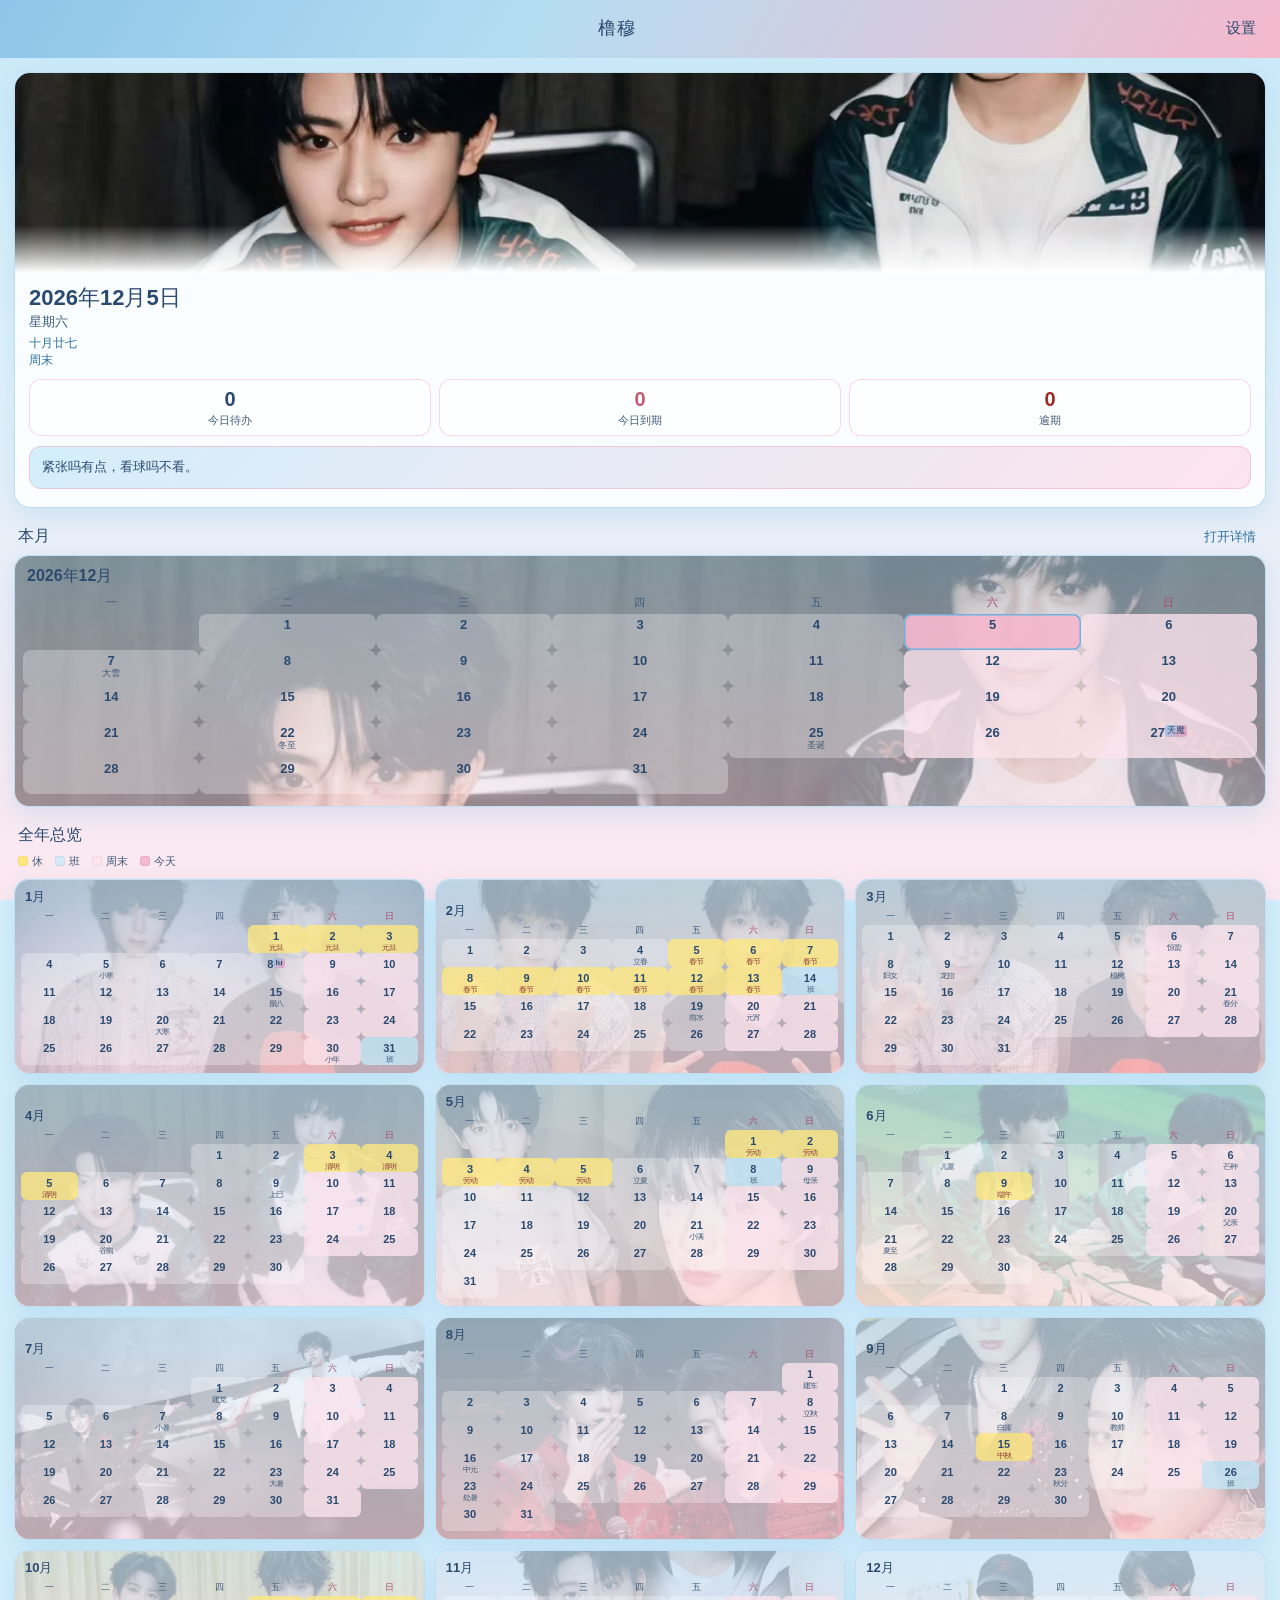
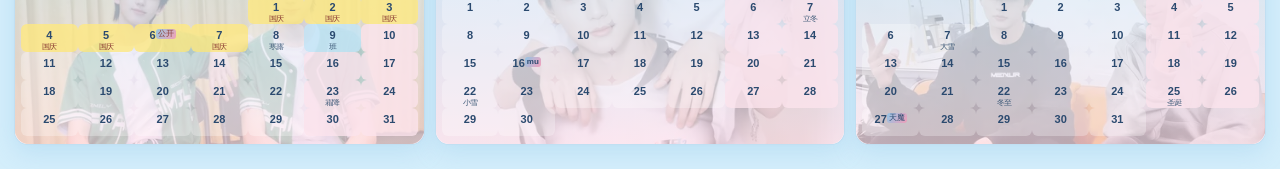
<file: index.html>
<!DOCTYPE html>
<html lang="zh-CN">
<head>
  <meta charset="UTF-8">
  <meta name="viewport" content="width=device-width, initial-scale=1, viewport-fit=cover">
  <meta name="apple-mobile-web-app-capable" content="yes">
  <meta name="mobile-web-app-capable" content="yes">
  <meta name="apple-mobile-web-app-status-bar-style" content="black-translucent">
  <meta name="apple-mobile-web-app-title" content="橹穆">
  <meta name="theme-color" content="#6FB1E0">
  <meta name="format-detection" content="telephone=no">
  <meta name="description" content="橹穆：全年总览、农历节气、国家法定节假日与待办。">
  <title>橹穆</title>
  <link rel="manifest" href="./manifest.webmanifest">
  <link rel="apple-touch-icon" href="./icons/apple-touch-icon.png">
  <link rel="icon" href="./icons/favicon.ico" sizes="any">
  <link rel="icon" type="image/png" sizes="32x32" href="./icons/favicon-32.png">
  <link rel="icon" type="image/webp" sizes="192x192" href="./icons/icon-192.webp">
  <link rel="stylesheet" href="./css/app.css">
</head>
<body>
  <div id="app"><div class="boot">正在打开日历…</div></div>
  <script src="./js/app.js" defer></script>
</body>
</html>
</file>
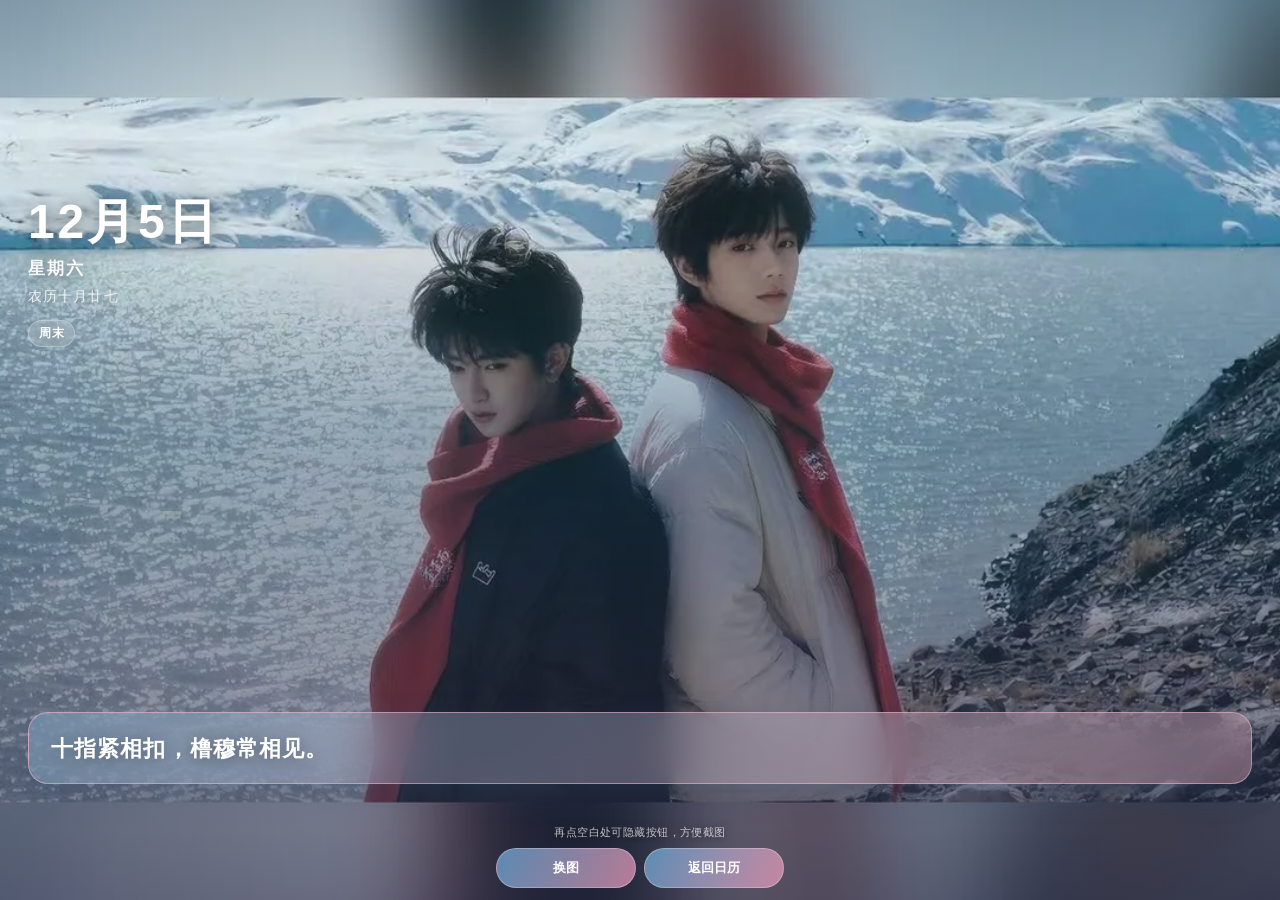
<file: widget.html>
<!DOCTYPE html>
<html lang="zh-CN">
<head>
  <meta charset="UTF-8">
  <meta name="viewport" content="width=device-width, initial-scale=1, viewport-fit=cover">
  <meta name="apple-mobile-web-app-capable" content="yes">
  <meta name="mobile-web-app-capable" content="yes">
  <meta name="apple-mobile-web-app-status-bar-style" content="black-translucent">
  <meta name="theme-color" content="#6FB1E0">
  <meta name="format-detection" content="telephone=no">
  <meta name="description" content="橹穆锁屏壁纸预览。">
  <title>锁屏预览 · 橹穆</title>
  <link rel="apple-touch-icon" href="./icons/apple-touch-icon.png">
  <link rel="stylesheet" href="./css/widget.css">
</head>
<body>
  <div id="stage">
    <img id="bg" class="bg" alt="" draggable="false">
    <div class="veil"></div>
    <main class="content with-bar">
      <section class="when">
        <div id="date" class="date"></div>
        <div id="week" class="week"></div>
        <div id="lunar" class="lunar"></div>
        <div id="status" class="status" hidden></div>
      </section>
      <section class="lyric-card" id="lyric-card" role="button" tabindex="0" aria-label="下一条语录">
        <p class="lyric-line" id="lyric-line">🩵🩷橹穆星途璀璨。</p>
      </section>
    </main>
    <nav id="toolbar" class="toolbar" aria-label="预览工具">
      <p class="hint">再点空白处可隐藏按钮，方便截图</p>
      <div class="bar">
        <button type="button" id="btn-photo">换图</button>
        <a href="./">返回日历</a>
      </div>
    </nav>
  </div>
  <script src="./js/widget.js" defer></script>
</body>
</html>
</file>
<file: css/app.css>
/* 橹穆 — 蓝粉 theme, mobile-first */
:root {
  --peach: #F29BB8;
  --coral: #6FB1E0;
  --coral-dark: #2F6FA0;
  --coral-deep: #2B4A6F;
  --bg: #D4EEFB;
  --card: rgba(255, 255, 255, 0.82);
  --card-border: rgba(142, 197, 232, 0.55);
  --text: #2B4A6F;
  --muted: #3E5A78;
  --line: #A9D4EA;
  --国定: #FFE97F;
  --休: #FDE2E2;
  --年休: #C6E0B4;
  --班: #D4EAF8;
  --今天: #F5B8CC;
  --周末: #FDE4EE;
  --high: #C45A78;
  --mid: #E89A3C;
  --low: #7A8490;
  --ok: #3D7A3D;
  --shadow: 0 8px 24px rgba(111, 177, 224, 0.22);
  --safe-top: env(safe-area-inset-top, 0px);
  --safe-bottom: env(safe-area-inset-bottom, 0px);
  --safe-left: env(safe-area-inset-left, 0px);
  --safe-right: env(safe-area-inset-right, 0px);
  --radius: 16px;
  font-synthesis: none;
}

* { box-sizing: border-box; -webkit-tap-highlight-color: transparent; }
html, body { margin: 0; padding: 0; color: var(--text);
  background-color: var(--bg);
  background-image: linear-gradient(180deg, #C8E8F8 0%, #E0F2FB 42%, #FDE8F0 100%);
  background-attachment: fixed;
  font-family: -apple-system, BlinkMacSystemFont, "PingFang SC", "Hiragino Sans GB",
    "Noto Sans SC", "Microsoft YaHei", sans-serif;
  min-height: 100%; }
body { padding: 0; }
button, input, select, textarea {
  font: inherit; color: inherit;
}
button { cursor: pointer; border: 0; background: none; }
a { color: var(--coral-dark); }

.boot {
  min-height: 100vh;
  display: flex; align-items: center; justify-content: center;
  color: var(--muted); letter-spacing: 0.08em;
}

.app {
  min-height: 100vh;
  min-height: 100dvh;
  padding-left: var(--safe-left);
  padding-right: var(--safe-right);
}

/* ===== Header ===== */
.topbar {
  position: sticky; top: 0; z-index: 20;
  background: linear-gradient(120deg, #8EC5E8 0%, #B5DDF2 42%, #F5B8CC 100%);
  color: #2B4A6F;
  padding: calc(var(--safe-top) + 10px) 16px 12px;
  display: flex; align-items: center; justify-content: space-between;
  gap: 8px;
}
.topbar h1 {
  margin: 0; font-size: 18px; font-weight: 700; letter-spacing: 0.04em;
}
.topbar .btn-icon, .topbar .btn-text {
  color: #2B4A6F;
  min-width: 36px; min-height: 36px;
  display: inline-flex; align-items: center; justify-content: center;
  border-radius: 10px;
  font-size: 15px; font-weight: 600;
}
.topbar .btn-text { padding: 0 8px; }
.topbar .btn-icon:active, .topbar .btn-text:active { background: rgba(43, 74, 111, 0.10); }
.topbar .mid {
  display: flex; align-items: center; gap: 10px;
  font-size: 17px; font-weight: 700;
}
.topbar .mid .nav { font-size: 20px; width: 36px; }

.page { padding: 14px 14px calc(24px + var(--safe-bottom)); }

/* ===== Today panel ===== */
.today-card {
  background: var(--card);
  border: 1px solid var(--card-border);
  border-radius: var(--radius);
  box-shadow: var(--shadow);
  padding: 0 0 12px;
  display: grid;
  grid-template-columns: 1fr;
  gap: 0;
  overflow: hidden;
}
.today-card .hero {
  position: relative;
  width: 100%;
  height: 200px;
  overflow: hidden;
  background: #7EB9DC;
}
.today-card .hero img {
  width: 100%;
  height: 100%;
  object-fit: cover;
  object-position: center;
  display: block;
}
.today-card .hero .fade {
  position: absolute;
  left: 0; right: 0; bottom: 0;
  height: 48px;
  background: linear-gradient(transparent, #fff);
  pointer-events: none;
}
.today-card .credit-line {
  padding: 6px 14px 0;
  font-size: 10px;
  color: var(--muted);
  line-height: 1.4;
}
.today-card .body {
  padding: 12px 14px 6px;
  display: grid;
  gap: 10px;
}
.today-card .when .date {
  font-size: 22px; font-weight: 700; line-height: 1.2;
}
.today-card .when .week {
  color: var(--muted); font-size: 13px; margin-top: 2px;
}
.today-card .when .lunar {
  color: var(--coral-dark); font-size: 12px; margin-top: 4px;
}
.stats {
  grid-column: 1 / -1;
  display: grid;
  grid-template-columns: repeat(3, 1fr);
  gap: 8px;
}
.stat {
  background: rgba(255, 255, 255, 0.72);
  border: 1px solid rgba(245, 184, 204, 0.55);
  border-radius: 12px;
  text-align: center;
  padding: 8px 4px 7px;
}
.stat b { display: block; font-size: 20px; font-weight: 700; color: var(--coral-deep); line-height: 1.1; }
.stat.due b { color: var(--high); }
.stat.overdue b { color: #9E2A2A; }
.stat span { font-size: 11px; color: var(--muted); }
.quote {
  grid-column: 1 / -1;
  background: linear-gradient(135deg, #D4EEFB, #FDE4EE);
  border: 1px solid rgba(242, 155, 184, 0.45);
  border-radius: 12px;
  padding: 10px 12px;
  font-size: 13px;
  line-height: 1.55;
  color: var(--text);
  overflow-wrap: anywhere;
  word-break: break-word;
  cursor: pointer;
}
.quote em { font-style: normal; color: var(--muted); font-size: 12px; }
.actions {
  grid-column: 1 / -1;
  display: flex; gap: 8px; flex-wrap: wrap;
}
.btn-primary, .btn-ghost, .btn-danger {
  flex: 1 1 auto;
  text-align: center;
  text-decoration: none;
  border-radius: 12px;
  padding: 10px 12px;
  font-size: 14px;
  font-weight: 600;
}
.btn-primary {
  background: linear-gradient(120deg, #8EC5E8 0%, #F29BB8 100%);
  color: #2B4A6F;
}
.btn-primary:active { filter: brightness(0.96); }
.btn-ghost { background: rgba(255, 255, 255, 0.88); color: var(--coral-deep); border: 1px solid #8EC5E8; }
.btn-danger { background: #FDE2E2; color: #9E2A2A; }

.hint {
  margin: 10px 0 0;
  font-size: 12px;
  color: var(--muted);
  line-height: 1.5;
}
.hint strong { color: var(--coral-dark); font-weight: 600; }
.settings .hint { margin-top: 12px; }

.sec-title {
  margin: 18px 4px 8px;
  display: flex; align-items: baseline; justify-content: space-between;
  font-size: 16px; font-weight: 700;
}
.sec-title a, .sec-title button { font-size: 13px; font-weight: 600; color: var(--coral-dark); }

/* ===== Legend ===== */
.legend {
  display: flex; flex-wrap: wrap; gap: 8px 12px;
  padding: 0 4px 10px;
  font-size: 11px; color: var(--muted);
}
.legend i {
  display: inline-block; width: 10px; height: 10px; border-radius: 3px;
  margin-right: 4px; vertical-align: -1px;
  border: 1px solid rgba(0,0,0,0.06);
}

/* ===== Year grid ===== */
.year-grid {
  display: grid;
  grid-template-columns: 1fr 1fr;
  gap: 10px;
}
@media (min-width: 720px) {
  .year-grid { grid-template-columns: 1fr 1fr 1fr; }
}
.mini {
  background: var(--card);
  border: 1px solid var(--card-border);
  border-radius: 14px;
  padding: 8px 6px 8px;
  box-shadow: var(--shadow);
  text-align: left;
  color: inherit;
  width: 100%;
}
.mini:active { transform: scale(0.985); }
.mini .mtitle {
  font-size: 13px; font-weight: 700;
  padding: 0 4px 4px;
  display: flex; justify-content: space-between; align-items: baseline;
}
.mini .mtitle em { font-style: normal; font-weight: 500; font-size: 10px; color: var(--muted); }
.dow, .days {
  display: grid;
  grid-template-columns: repeat(7, 1fr);
  text-align: center;
}
.dow { font-size: 9px; color: var(--muted); padding-bottom: 2px; }
.dow span:nth-child(6), .dow span:nth-child(7),
.month-dow span:nth-child(6), .month-dow span:nth-child(7) { color: #A84866; }
.mini .cell {
  min-height: 28px;
  border-radius: 6px;
  padding: 1px 0 0;
  position: relative;
}
.mini .cell .n { font-size: 11px; font-weight: 600; line-height: 1.15; }
.mini .cell .lab {
  display: block;
  font-size: 8px;
  line-height: 1.1;
  color: var(--muted);
  transform: scale(0.95);
  white-space: nowrap;
  overflow: hidden;
  text-overflow: clip;
}
.mini .cell .lab.special {
  display: inline-block;
  transform: none;
  font-weight: 700;
  font-size: 8px;
  line-height: 1.25;
  padding: 0 2px;
  border-radius: 3px;
  background: linear-gradient(120deg, rgba(142, 197, 232, 0.92), rgba(242, 155, 184, 0.92));
  color: #2B4A6F;
  max-width: 100%;
}
.mini .cell.is-muted { opacity: 0; pointer-events: none; }
.mini .cell.has-item::after {
  content: "";
  display: block; width: 4px; height: 4px; border-radius: 50%;
  background: var(--coral); margin: 1px auto 0;
}
.mini .cell.kind-国定 { background: var(--国定); }
.mini .cell.kind-休 { background: var(--休); }
.mini .cell.kind-年休 { background: var(--年休); }
.mini .cell.kind-班 { background: var(--班); }
.mini .cell.kind-周末 { background: var(--周末); }
.mini .cell.is-today {
  box-shadow: inset 0 0 0 1.5px var(--coral);
  background: var(--今天);
}
.mini .cell.kind-休 .lab,
.mini .cell.kind-国定 .lab { color: #8A3A32; }

/* ===== Month view ===== */
.month-wrap { touch-action: pan-y; }
.month-dow {
  display: grid;
  grid-template-columns: repeat(7, 1fr);
  text-align: center;
  font-size: 12px;
  color: var(--muted);
  font-weight: 600;
  padding: 4px 0 6px;
}
.month-grid {
  display: grid;
  grid-template-columns: repeat(7, 1fr);
  gap: 4px;
  background: transparent;
}
.mcell {
  background: var(--card);
  border-radius: 10px;
  min-height: 78px;
  padding: 4px 3px 3px;
  text-align: left;
  color: inherit;
  display: flex; flex-direction: column;
  gap: 1px;
  box-shadow: 0 1px 0 rgba(111, 177, 224, 0.14);
  overflow: hidden;
}
.mcell.is-muted { visibility: hidden; }
.mcell .hd {
  display: flex; align-items: center; justify-content: space-between;
  gap: 2px;
}
.mcell .n { font-size: 13px; font-weight: 700; }
.badge {
  font-size: 9px; font-weight: 700;
  padding: 0 3px; border-radius: 4px; line-height: 1.4;
}
.badge-休, .badge-国定 { background: #F5C6C2; color: #8A2A22; }
.badge-年休 { background: #C6E0B4; color: #2E5E2E; }
.badge-班 { background: #C5E6F6; color: #2B4A6F; }
.mcell .lab {
  font-size: 9px; color: var(--coral-deep);
  line-height: 1.2;
  white-space: nowrap; overflow: hidden; text-overflow: ellipsis;
}
.mcell .mark {
  align-self: flex-start;
  font-size: 9px;
  font-weight: 700;
  line-height: 1.3;
  padding: 0 4px;
  border-radius: 4px;
  background: linear-gradient(120deg, #8EC5E8, #F29BB8);
  color: #2B4A6F;
  max-width: 100%;
  white-space: nowrap;
  overflow: hidden;
  text-overflow: ellipsis;
}
.mcell .lab.lunar { color: var(--muted); font-weight: 400; }
.mcell .it {
  font-size: 9px; line-height: 1.25;
  white-space: nowrap; overflow: hidden; text-overflow: ellipsis;
  border-radius: 3px; padding: 0 2px;
}
.mcell .it.imp-高 { color: var(--high); font-weight: 700; }
.mcell .it.imp-中 { color: var(--mid); font-weight: 600; }
.mcell .it.imp-低 { color: var(--low); }
.mcell .it.done { color: var(--low); text-decoration: line-through; }
.mcell .more { font-size: 9px; color: var(--muted); }
.mcell.kind-国定 { background: #FFF6C8; }
.mcell.kind-休 { background: #FDECEC; }
.mcell.kind-年休 { background: #E7F5DC; }
.mcell.kind-班 { background: #D4EAF8; }
.mcell.kind-周末 { background: #FDE4EE; }
.mcell.is-today { box-shadow: inset 0 0 0 2px #6FB1E0; background: #F5B8CC; }

/* ===== Day sheet ===== */
.backdrop {
  position: fixed; inset: 0; z-index: 40;
  background: rgba(43, 74, 111, 0.40);
  display: flex; align-items: flex-end; justify-content: center;
}
.sheet {
  background: linear-gradient(180deg, #E8F6FC 0%, #FFF5F8 100%);
  width: 100%;
  max-width: 640px;
  max-height: min(92vh, 920px);
  border-radius: 20px 20px 0 0;
  padding: 8px 16px calc(16px + var(--safe-bottom));
  overflow: auto;
  -webkit-overflow-scrolling: touch;
  animation: rise 0.22s ease-out;
}
@keyframes rise {
  from { transform: translateY(24px); opacity: 0.6; }
  to { transform: none; opacity: 1; }
}
.grab {
  width: 40px; height: 4px; border-radius: 2px;
  background: linear-gradient(90deg, #8EC5E8, #F29BB8); margin: 4px auto 8px;
}
.sheet h2 { margin: 0 0 4px; font-size: 20px; }
.sheet .meta { font-size: 13px; color: var(--muted); margin-bottom: 4px; line-height: 1.5; }
.pill {
  display: inline-block;
  font-size: 12px; font-weight: 700;
  padding: 2px 8px; border-radius: 999px;
  margin: 4px 6px 10px 0;
}
.pill-国定 { background: var(--国定); }
.pill-休 { background: var(--休); color: #8A2A22; }
.pill-年休 { background: var(--年休); color: #2E5E2E; }
.pill-班 { background: var(--班); color: #2B4A6F; }
.pill-周末 { background: var(--周末); }
.pill-special { background: linear-gradient(120deg, #8EC5E8, #F29BB8); color: #2B4A6F; }
.item-card {
  background: var(--card);
  border: 1px solid var(--card-border);
  border-radius: 14px;
  padding: 10px 12px;
  margin-bottom: 8px;
  box-shadow: var(--shadow);
}
.item-card .ttl { font-size: 15px; font-weight: 700; }
.item-card .ttl.done { color: var(--low); text-decoration: line-through; font-weight: 600; }
.item-card .sub { font-size: 12px; color: var(--muted); margin-top: 2px; }
.item-card .row-btns { display: flex; gap: 8px; margin-top: 8px; }
.item-card .row-btns button {
  font-size: 13px; font-weight: 600;
  padding: 6px 10px; border-radius: 8px;
  background: rgba(212, 234, 248, 0.9);
}
.tag-高 { color: var(--high); font-weight: 700; }
.tag-中 { color: var(--mid); font-weight: 700; }
.tag-低 { color: var(--low); font-weight: 700; }

.form { display: flex; flex-direction: column; gap: 8px; margin-top: 8px; }
.form label { font-size: 12px; color: var(--muted); display: flex; flex-direction: column; gap: 4px; }
.form input, .form select, .form textarea {
  background: #fff;
  border: 1px solid var(--line);
  border-radius: 10px;
  padding: 10px 12px;
  font-size: 16px; /* avoid iOS zoom */
}
.form textarea { min-height: 72px; resize: vertical; }
.form .pair { display: grid; grid-template-columns: 1fr 1fr; gap: 8px; }
.empty { color: var(--muted); font-size: 13px; padding: 8px 0 12px; }

/* settings */
.settings .block {
  background: var(--card);
  border: 1px solid var(--card-border);
  border-radius: var(--radius);
  padding: 14px;
  margin-bottom: 10px;
  box-shadow: var(--shadow);
}
.settings h3 { margin: 0 0 8px; font-size: 15px; }
.settings p { margin: 0 0 8px; font-size: 13px; color: var(--muted); line-height: 1.55; }
.settings ul { margin: 0; padding-left: 1.2em; font-size: 13px; color: var(--muted); line-height: 1.55; }
.toast {
  position: fixed; left: 50%; bottom: calc(24px + var(--safe-bottom));
  transform: translateX(-50%);
  background: #2B4A6F; color: #fff;
  padding: 8px 14px; border-radius: 999px;
  font-size: 13px; z-index: 80;
  animation: rise 0.2s ease-out;
}

.err {
  padding: 40px 20px;
  text-align: center;
  color: var(--muted);
}

/* 本月 featured mini calendar */
.this-month {
  margin: 0 0 6px;
}
.this-month .mini {
  padding: 10px 8px 12px;
}
.this-month .mini .mtitle {
  font-size: 16px;
  padding: 0 4px 8px;
}
.this-month .dow { font-size: 11px; padding-bottom: 4px; }
.this-month .mini .cell { min-height: 36px; border-radius: 8px; }
.this-month .mini .cell .n { font-size: 13px; }
.this-month .mini .cell .lab { font-size: 9px; transform: none; }

/* ===== Month card concert photo backgrounds ===== */
/* Restored to the original pre-426ad65 washes, then eased ~5% so a little color shows through. */
.mini.has-photo,
.month-wrap.has-photo {
  position: relative;
  overflow: hidden;
  background-color: #fff;
}
.mini.has-photo > img.photo-bg,
.month-wrap.has-photo > img.photo-bg {
  position: absolute;
  inset: 0;
  width: 100%;
  height: 100%;
  object-fit: cover;
  z-index: 0;
  pointer-events: none;
  border: 0;
  border-radius: inherit;
}
.mini.has-photo::before,
.month-wrap.has-photo::before {
  content: "";
  position: absolute;
  inset: 0;
  background: linear-gradient(180deg, rgba(200, 230, 248, 0.67), rgba(255, 228, 238, 0.67));
  pointer-events: none;
  z-index: 1;
}
.mini.has-photo > *:not(.photo-bg),
.month-wrap.has-photo > *:not(.photo-bg) {
  position: relative;
  z-index: 2;
}
/* 全年总览小卡：白膜稍厚，日期更清楚 */
.year-grid .mini.has-photo::before {
  background: linear-gradient(180deg, rgba(200, 230, 248, 0.73), rgba(255, 228, 238, 0.73));
}
/* 本月大卡：照片更透一点 */
.this-month .mini.has-photo::before {
  background: linear-gradient(180deg, rgba(200, 230, 248, 0.57), rgba(255, 228, 238, 0.57));
}
.mini.has-photo .cell {
  background: rgba(255, 255, 255, 0.28);
}
.mini.has-photo .cell.kind-国定 { background: rgba(255, 233, 127, 0.78); }
.mini.has-photo .cell.kind-休 { background: rgba(253, 226, 226, 0.80); }
.mini.has-photo .cell.kind-年休 { background: rgba(198, 224, 180, 0.80); }
.mini.has-photo .cell.kind-班 { background: rgba(196, 230, 248, 0.80); }
.mini.has-photo .cell.kind-周末 { background: rgba(253, 228, 238, 0.78); }
.mini.has-photo .cell.is-today {
  background: rgba(245, 184, 204, 0.92);
  box-shadow: inset 0 0 0 1.5px #6FB1E0;
}

.month-wrap.has-photo {
  border-radius: var(--radius);
  padding: 10px 8px 12px;
  box-shadow: var(--shadow);
  border: 1px solid var(--card-border);
}
.month-wrap.has-photo::before {
  background: linear-gradient(180deg, rgba(200, 230, 248, 0.61), rgba(255, 228, 238, 0.61));
}
.month-wrap.has-photo .mcell {
  background: rgba(255, 255, 255, 0.42);
  box-shadow: 0 1px 0 rgba(111, 177, 224, 0.14);
}
.month-wrap.has-photo .mcell.kind-国定 { background: rgba(255, 246, 200, 0.82); }
.month-wrap.has-photo .mcell.kind-休 { background: rgba(253, 236, 236, 0.84); }
.month-wrap.has-photo .mcell.kind-年休 { background: rgba(231, 245, 220, 0.84); }
.month-wrap.has-photo .mcell.kind-班 { background: rgba(196, 230, 248, 0.84); }
.month-wrap.has-photo .mcell.kind-周末 { background: rgba(253, 228, 238, 0.82); }
.month-wrap.has-photo .mcell.is-today {
  background: rgba(245, 184, 204, 0.94);
  box-shadow: inset 0 0 0 2px #6FB1E0;
}

.month-photo-credit {
  margin: 6px 4px 0;
  font-size: 10px;
  color: var(--muted);
  line-height: 1.4;
}
</file>
<file: css/widget.css>
/* 锁屏壁纸预览 — 橹穆 */
:root {
  --red: #6FB1E0;
  --red-soft: #F29BB8;
  --safe-top: env(safe-area-inset-top, 0px);
  --safe-bottom: env(safe-area-inset-bottom, 0px);
}
* { box-sizing: border-box; -webkit-tap-highlight-color: transparent; }
html, body {
  margin: 0; padding: 0; height: 100%;
  background: #1A3A58; color: #fff;
  font-family: -apple-system, BlinkMacSystemFont, "PingFang SC", "Hiragino Sans GB",
    "Noto Sans SC", "Microsoft YaHei", sans-serif;
  overflow: hidden;
}
#stage {
  position: fixed; inset: 0;
  overflow: hidden;
  background: #1A3A58;
}
.bg {
  position: absolute; inset: 0;
  width: 100%; height: 100%;
  object-fit: cover;
  object-position: center;
  display: block;
  user-select: none;
  pointer-events: none;
}
.veil {
  position: absolute; inset: 0;
  pointer-events: none;
  background:
    linear-gradient(180deg,
      rgba(26, 58, 88, 0.28) 0%,
      rgba(26, 58, 88, 0.06) 14%,
      rgba(26, 58, 88, 0.10) 26%,
      rgba(26, 58, 88, 0.38) 48%,
      rgba(43, 40, 70, 0.45) 78%,
      rgba(43, 40, 70, 0.62) 100%);
}
.content {
  position: relative;
  z-index: 2;
  height: 100%;
  display: flex;
  flex-direction: column;
  /* leave the iOS clock band mostly clear */
  padding: calc(var(--safe-top) + 196px) 28px calc(28px + var(--safe-bottom));
  transition: padding-bottom 0.22s ease;
}
.content.with-bar {
  padding-bottom: calc(108px + var(--safe-bottom));
}
.when { text-shadow: 0 2px 18px rgba(0, 0, 0, 0.55); }
.date {
  font-size: 48px;
  font-weight: 700;
  letter-spacing: 0.06em;
  line-height: 1.1;
}
.week {
  margin-top: 8px;
  font-size: 17px;
  font-weight: 600;
  letter-spacing: 0.12em;
  opacity: 0.92;
}
.lunar {
  margin-top: 8px;
  font-size: 14px;
  letter-spacing: 0.08em;
  opacity: 0.82;
}
.status {
  display: inline-block;
  margin-top: 14px;
  padding: 4px 10px;
  border-radius: 999px;
  font-size: 12px;
  font-weight: 600;
  letter-spacing: 0.06em;
  background: linear-gradient(120deg, rgba(111, 177, 224, 0.82), rgba(242, 155, 184, 0.82));
  border: 1px solid rgba(255, 255, 255, 0.28);
  backdrop-filter: blur(12px);
  -webkit-backdrop-filter: blur(12px);
}
.status.is-off {
  background: rgba(255, 255, 255, 0.16);
}
.lyric-card {
  margin-top: auto;
  margin-bottom: 8px;
  padding: 20px 22px 18px;
  border-radius: 20px;
  background: linear-gradient(135deg, rgba(142, 197, 232, 0.32), rgba(245, 184, 204, 0.36));
  border: 1px solid rgba(245, 184, 204, 0.55);
  box-shadow: 0 10px 30px rgba(43, 74, 111, 0.28);
  backdrop-filter: blur(22px);
  -webkit-backdrop-filter: blur(22px);
  cursor: pointer;
}
.lyric-line {
  margin: 0;
  font-size: 22px;
  font-weight: 600;
  line-height: 1.45;
  letter-spacing: 0.05em;
  text-shadow: 0 2px 16px rgba(0, 0, 0, 0.35);
  overflow-wrap: anywhere;
  word-break: break-word;
}
.lyric-from {
  margin: 12px 0 0;
  font-size: 13px;
  font-style: normal;
  letter-spacing: 0.08em;
  opacity: 0.72;
}

.toolbar {
  position: absolute;
  left: 16px; right: 16px;
  bottom: calc(12px + var(--safe-bottom));
  z-index: 6;
  transition: opacity 0.22s ease, transform 0.22s ease;
}
.toolbar.is-off {
  opacity: 0;
  pointer-events: none;
  transform: translateY(8px);
}
.toolbar .hint {
  margin: 0 0 8px;
  text-align: center;
  font-size: 11px;
  letter-spacing: 0.04em;
  color: rgba(255, 255, 255, 0.72);
  text-shadow: 0 1px 8px rgba(0, 0, 0, 0.6);
}
.toolbar .bar {
  display: flex;
  gap: 8px;
  justify-content: center;
}
.toolbar .bar button,
.toolbar .bar a {
  flex: 1;
  max-width: 140px;
  text-align: center;
  text-decoration: none;
  color: #fff;
  background: linear-gradient(120deg, rgba(111, 177, 224, 0.72), rgba(242, 155, 184, 0.72));
  border: 1px solid rgba(255, 255, 255, 0.28);
  border-radius: 999px;
  padding: 10px 8px;
  font-size: 13px;
  font-weight: 600;
  backdrop-filter: blur(16px);
  -webkit-backdrop-filter: blur(16px);
  cursor: default;
}
.toolbar .bar button:active,
.toolbar .bar a:active { filter: brightness(1.08); background: linear-gradient(120deg, rgba(111, 177, 224, 0.88), rgba(242, 155, 184, 0.88)); }
</file>
